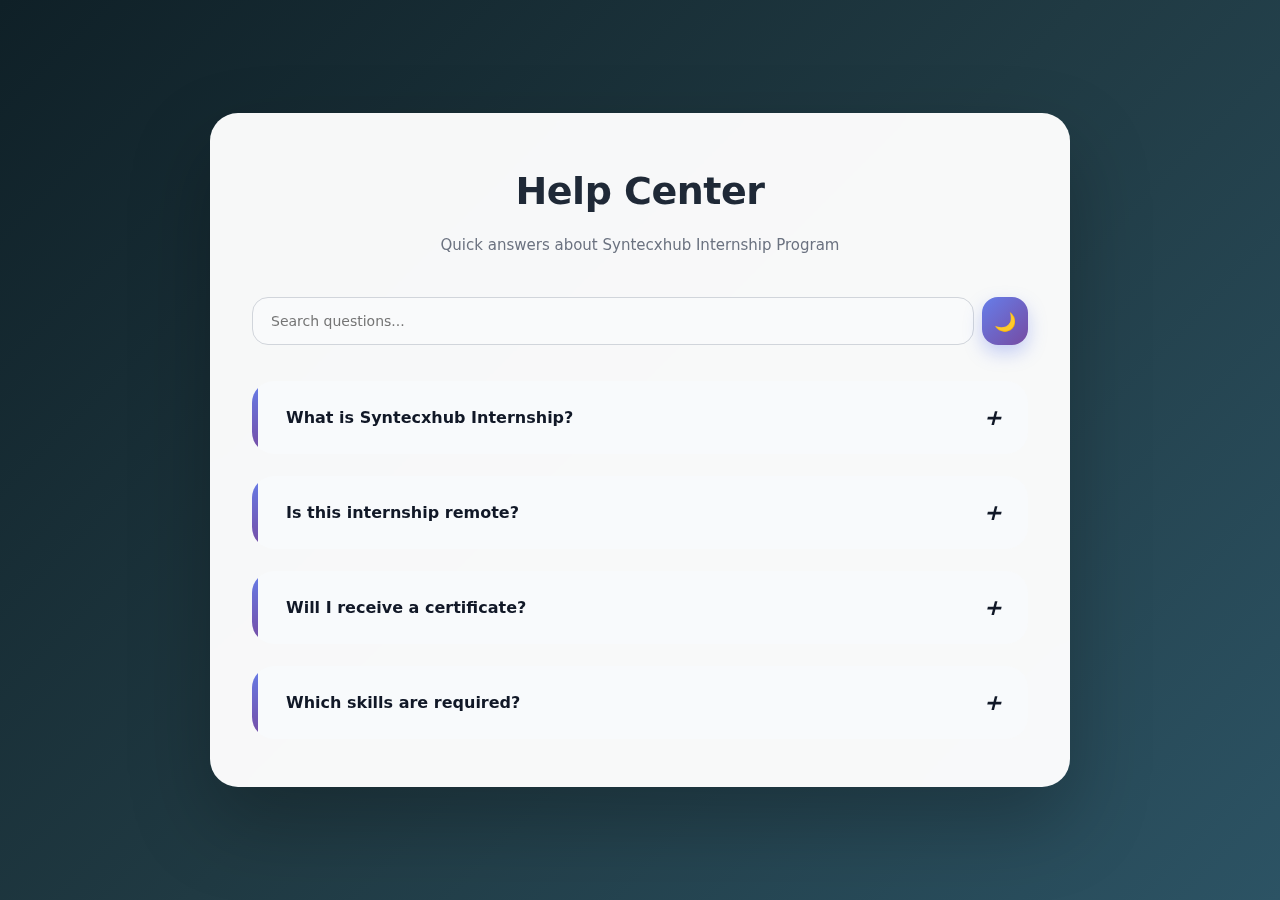
<file: Syntecxhub_FAQ_Accordion/index.html>
<!DOCTYPE html>
<html lang="en">
<head>
  <meta charset="UTF-8" />
  <meta name="viewport" content="width=device-width, initial-scale=1.0" />
  <title>Syntecxhub | Help Center</title>
  <link rel="stylesheet" href="style.css" />
</head>
<body>

  <main class="container">

    <header class="header">
      <h1>Help Center</h1>
      <p>Quick answers about Syntecxhub Internship Program</p>
    </header>

    <div class="controls">
      <input type="text" id="search" placeholder="Search questions..." />
      <button id="themeToggle">🌙</button>
    </div>

    <section class="faq-list">

      <article class="faq-card">
        <button class="faq-title">
          <span>What is Syntecxhub Internship?</span>
          <i>+</i>
        </button>
        <div class="faq-content">
          Syntecxhub offers a practical, project-based internship to help students build real frontend development skills.
        </div>
      </article>

      <article class="faq-card">
        <button class="faq-title">
          <span>Is this internship remote?</span>
          <i>+</i>
        </button>
        <div class="faq-content">
          Yes, the internship is 100% remote and flexible for students.
        </div>
      </article>

      <article class="faq-card">
        <button class="faq-title">
          <span>Will I receive a certificate?</span>
          <i>+</i>
        </button>
        <div class="faq-content">
          Certificates are provided after successful completion of all required tasks and submissions.
        </div>
      </article>

      <article class="faq-card">
        <button class="faq-title">
          <span>Which skills are required?</span>
          <i>+</i>
        </button>
        <div class="faq-content">
          Basic knowledge of HTML, CSS, and JavaScript is enough to start this internship.
        </div>
      </article>

    </section>

  </main>

  <script src="script.js"></script>
</body>
</html>
</file>
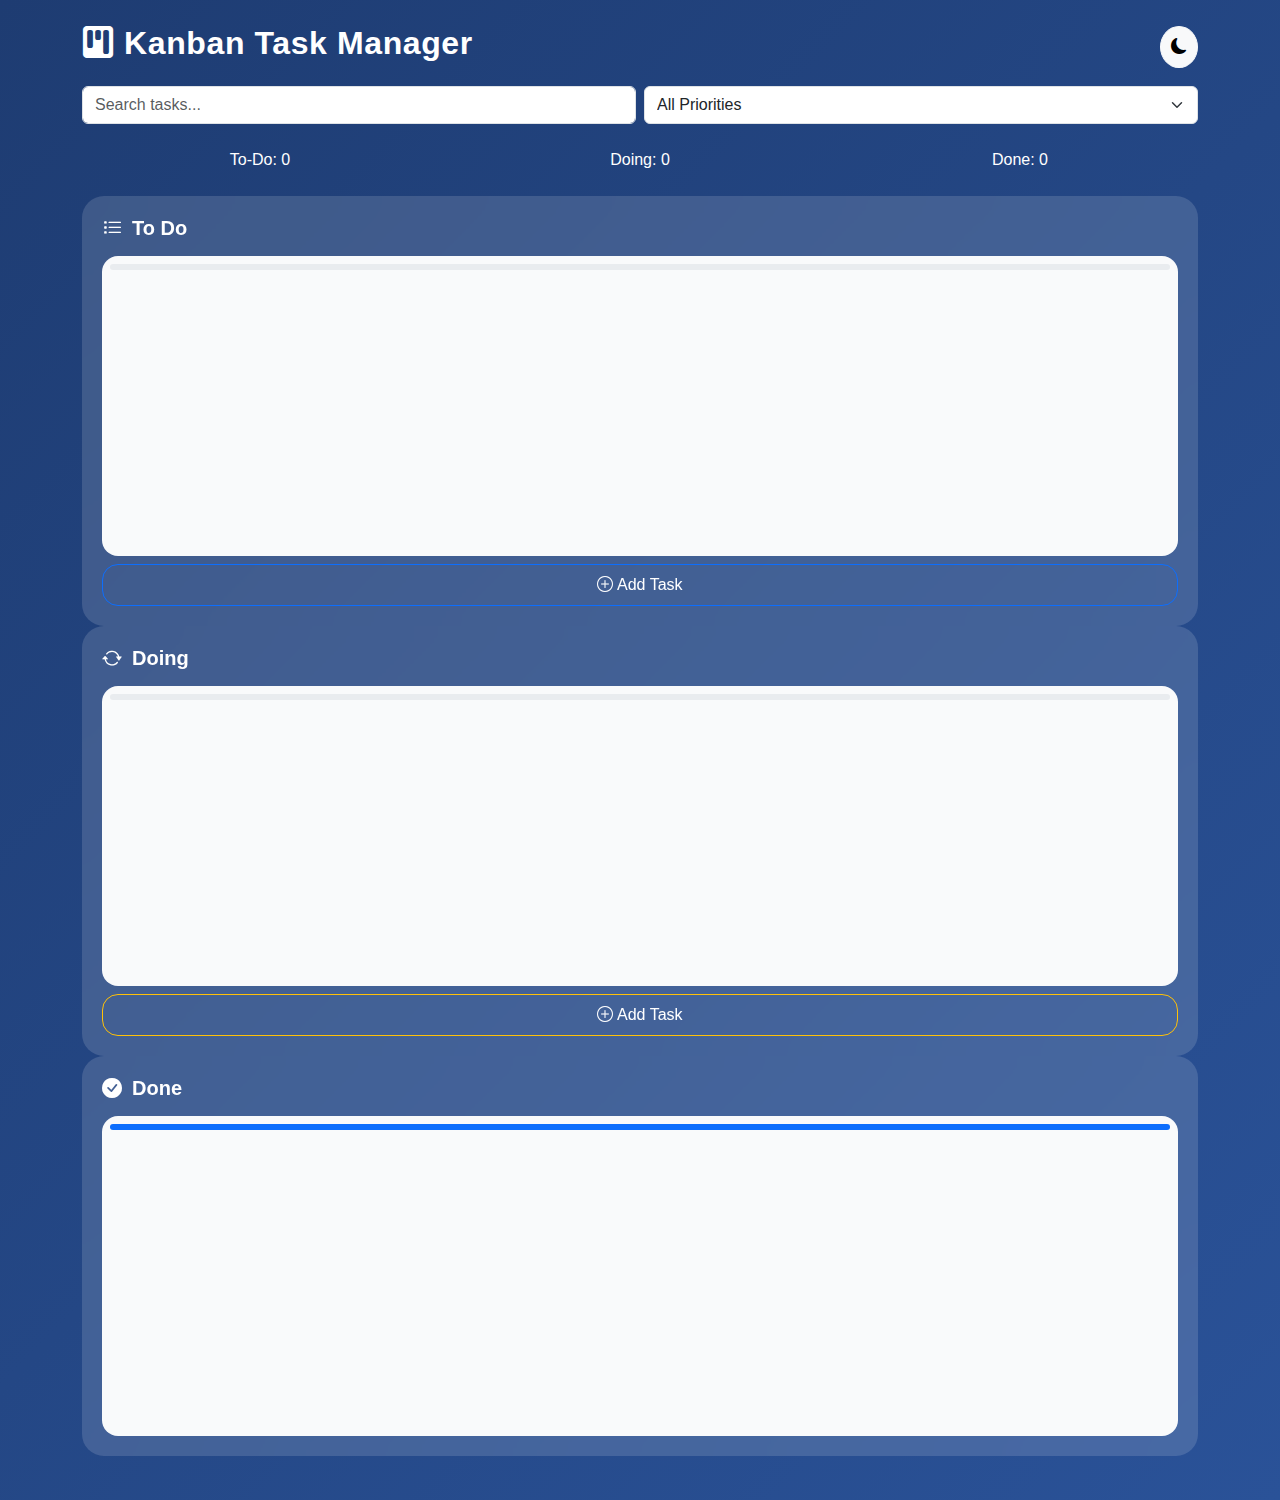
<file: Syntecxhub_Kanban_Board/index.html>
<!DOCTYPE html>
<html lang="en">
<head>
<meta charset="UTF-8">
<title>Kanban Task Manager</title>

<link href="https://cdn.jsdelivr.net/npm/bootstrap@5.3.2/dist/css/bootstrap.min.css" rel="stylesheet">
<link href="https://cdn.jsdelivr.net/npm/bootstrap-icons/font/bootstrap-icons.css" rel="stylesheet">

<link rel="stylesheet" href="style.css">
</head>
<body>

<div class="container py-4">

  <!-- HEADER -->
  <div class="d-flex justify-content-between align-items-center mb-3">
    <h2 class="fw-bold">
      <i class="bi bi-kanban-fill"></i> Kanban Task Manager
    </h2>

    <button class="btn btn-light mode-btn" onclick="toggleMode()">
      <i class="bi bi-moon-fill"></i>
    </button>
  </div>

  <!-- SEARCH & FILTER -->
  <div class="row g-2 mb-4">
    <div class="col-md-6">
      <input type="text" id="searchInput" class="form-control" placeholder="Search tasks...">
    </div>
    <div class="col-md-6">
      <select id="priorityFilter" class="form-select">
        <option value="">All Priorities</option>
        <option value="high">High</option>
        <option value="medium">Medium</option>
        <option value="low">Low</option>
      </select>
    </div>
  </div>

  <!-- COUNTERS -->
  <div class="row text-center mb-4">
    <div class="col">To-Do: <span id="count-todo">0</span></div>
    <div class="col">Doing: <span id="count-doing">0</span></div>
    <div class="col">Done: <span id="count-done">0</span></div>
  </div>

 <!-- BOARD -->
<div class="kanban-wrapper">

  <!-- TO DO -->
  <div class="kanban-column">
    <h5><i class="bi bi-list-task"></i> To Do</h5>
    <div class="task-list" id="todo"></div>
    <button class="btn btn-outline-primary w-100 mt-2" onclick="openModal('todo')">
      <i class="bi bi-plus-circle"></i> Add Task
    </button>
  </div>

  <!-- DOING -->
  <div class="kanban-column">
    <h5><i class="bi bi-arrow-repeat"></i> Doing</h5>
    <div class="task-list" id="doing"></div>
    <button class="btn btn-outline-warning w-100 mt-2" onclick="openModal('doing')">
      <i class="bi bi-plus-circle"></i> Add Task
    </button>
  </div>

  <!-- DONE -->
  <div class="kanban-column">
    <h5><i class="bi bi-check-circle-fill"></i> Done</h5>
    <div class="task-list" id="done"></div>
  </div>

</div>

</div>

<!-- MODAL -->
<div class="modal fade" id="taskModal">
  <div class="modal-dialog">
    <div class="modal-content">
      <div class="modal-header">
        <h5 id="modalTitle">Add Task</h5>
        <button class="btn-close" data-bs-dismiss="modal"></button>
      </div>

      <div class="modal-body">
        <input type="text" id="taskTitle" class="form-control mb-2" placeholder="Task title">
        <input type="date" id="taskDate" class="form-control mb-2">
        <select id="taskPriority" class="form-select mb-2">
          <option value="high">High Priority</option>
          <option value="medium">Medium Priority</option>
          <option value="low">Low Priority</option>
        </select>
      </div>

      <div class="modal-footer">
        <button class="btn btn-secondary" data-bs-dismiss="modal">Cancel</button>
        <button class="btn btn-primary" id="saveBtn">Save</button>
      </div>
    </div>
  </div>
</div>

<script src="https://cdn.jsdelivr.net/npm/bootstrap@5.3.2/dist/js/bootstrap.bundle.min.js"></script>
<script src="script.js"></script>
</body>
</html>
</file>
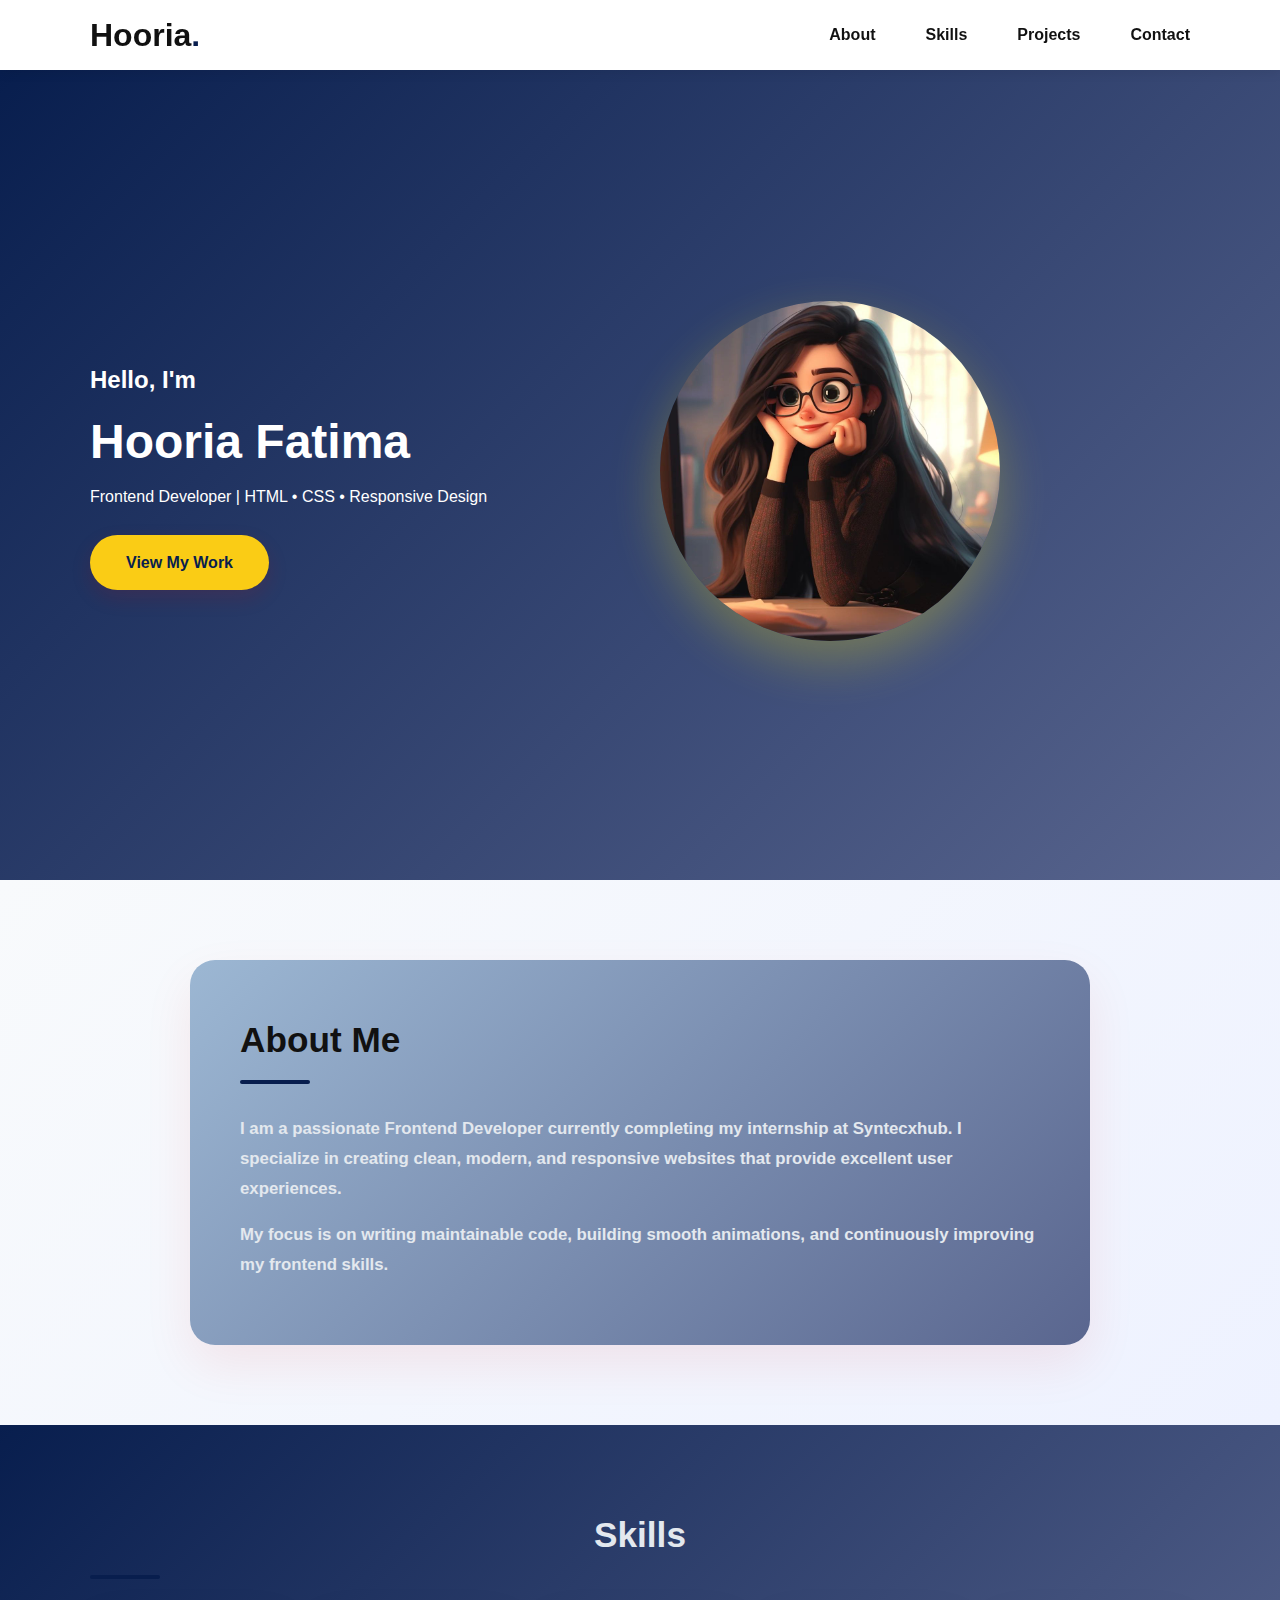
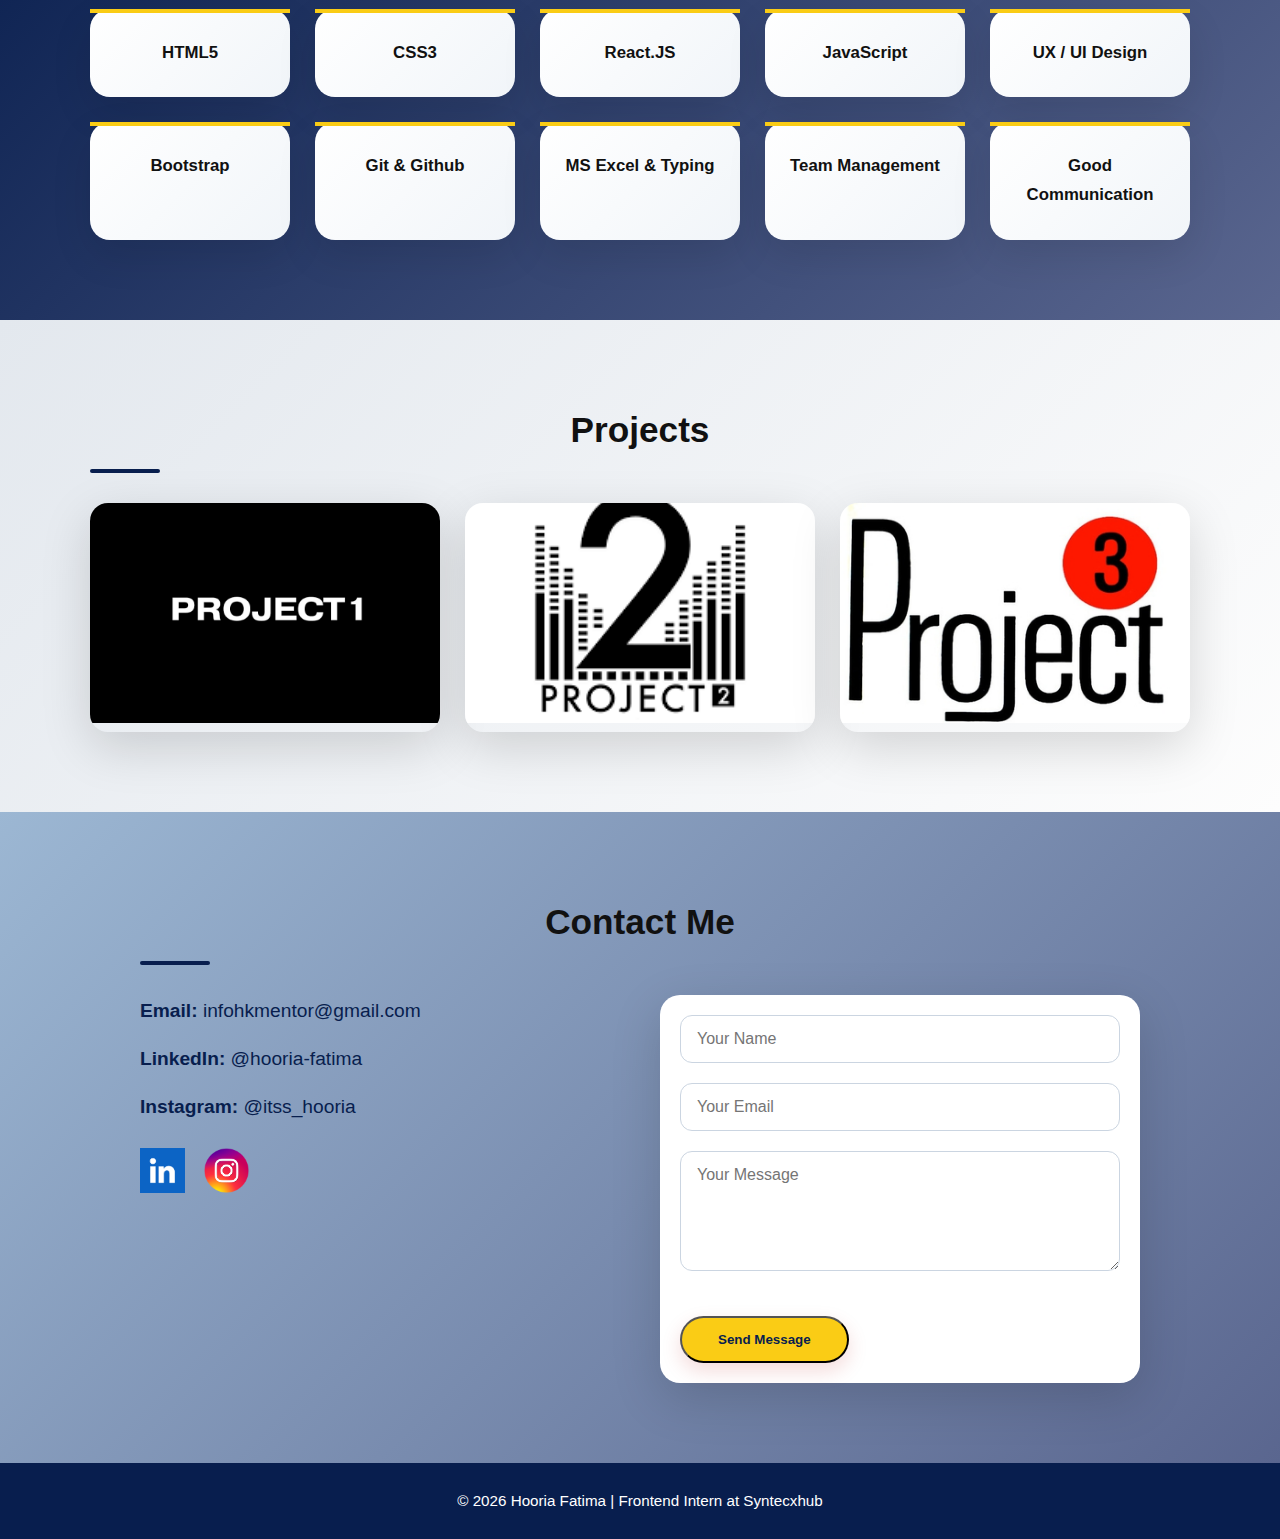
<file: Syntecxhub_Portfolio/index.html>
<!DOCTYPE html>
<html lang="en">
<head>
  <meta charset="UTF-8" />
  <meta name="viewport" content="width=device-width, initial-scale=1.0" />
  <title>Hooria Fatima | Frontend Developer</title>
  <link rel="stylesheet" href="style.css" />
</head>
<body>

<!-- Header -->
<header class="header">
  <div class="container nav">
    <h1 class="logo">Hooria<span>.</span></h1>
    <nav class="nav-links">
      <a href="#about">About</a>
      <a href="#skills">Skills</a>
      <a href="#projects">Projects</a>
      <a href="#contact">Contact</a>
    </nav>
    <div class="menu-toggle">
      <span></span>
      <span></span>
      <span></span>
    </div>
  </div>
</header>


<!-- Hero -->
<section class="hero">
  <div class="container hero-grid">
    <div class="hero-text">
      <h2>Hello, I'm</h2>
      <h1 class="hero-name">Hooria Fatima</h1>
      <p>Frontend Developer | HTML • CSS • Responsive Design</p>
      <a href="#projects" class="primary-btn">View My Work</a>
    </div>
    <div class="hero-image">
      <img src="images/avator.jpg" alt="Hooria Fatima">
    </div>
  </div>
</section>

<!-- About -->
<section id="about" class="section about">
  <div class="container about-box">
    <h2 class="section-title">About Me</h2>
    <p>
      I am a passionate Frontend Developer currently completing my internship at Syntecxhub. I specialize in creating clean, modern, and responsive websites that provide excellent user experiences.
    </p>
    <p>
      My focus is on writing maintainable code, building smooth animations, and continuously improving my frontend skills.
    </p>
  </div>
</section>

<!-- Skills -->
<section id="skills" class="section gray">
  <div class="container">
    <h2 class="section-title center">Skills</h2>
    <div class="skills-grid">
      <div class="skill-card">HTML5</div>
      <div class="skill-card">CSS3</div>
      <div class="skill-card">React.JS</div>
      <div class="skill-card">JavaScript</div>
      <div class="skill-card">UX / UI Design</div>
       <div class="skill-card">Bootstrap</div>
      <div class="skill-card">Git & Github</div>
      <div class="skill-card">MS Excel & Typing</div>
      <div class="skill-card">Team Management</div>
      <div class="skill-card">Good Communication </div>
    </div>
  </div>
</section>

<!-- Projects -->
<section id="projects" class="section">
  <div class="container">
    <h2 class="section-title center">Projects</h2>
    <div class="projects-grid">
      <div class="project-card">
        <img src="images/proj1.jpg" alt="">
        <div class="project-overlay">
          <h3> Mobile Website</h3>
          <a href="https://assignment3byhk.netlify.app/" target="_blank">View Project</a>
        </div>
      </div>
      <div class="project-card">
        <img src="images/proj2.png" alt="">
        <div class="project-overlay">
          <h3>Number Guessing Game</h3>
          <a href="https://number-guess-game-byhk.netlify.app/" target="_blank">View Project</a>
        </div>
      </div>
      <div class="project-card">
        <img src="images/proj3.jpg" alt="">
        <div class="project-overlay">
          <h3>Website </h3>
          <a href="https://hk-website.netlify.app/" target="_blank">View Project</a>
        </div>
      </div>
    </div>
  </div>
</section>

<!-- Contact -->
<section id="contact" class="section gray">
  <div class="container contact-container">
    <h2 class="section-title center">Contact Me</h2>
    <div class="contact-grid">
      <!-- Contact Info -->
      <div class="contact-info">
        <p>Email: <a href="mailto:infohkmentor@gmail.com">infohkmentor@gmail.com</a></p>
        <p>LinkedIn: <a href="https://www.linkedin.com/in/hooria-fatima-54753927b/" target="_blank">@hooria-fatima</a></p>
        <p>Instagram: <a href="https://www.instagram.com/itss_hooria/" target="_blank">@itss_hooria</a></p>
        <div class="social-icons">
          <a href="https://www.linkedin.com/in/hooria-fatima-54753927b/" target="_blank"><img src="images/Inkdn.png" alt="LinkedIn"></a>
          <a href="https://www.instagram.com/itss_hooria/" target="_blank"><img src="images/Instagram.png" alt="Instagram"></a>
        </div>
      </div>

      <!-- Contact Form -->
      <div class="contact-form">
        <form action="#" method="POST">
          <input type="text" name="name" placeholder="Your Name" required>
          <input type="email" name="email" placeholder="Your Email" required>
          <textarea name="message" rows="5" placeholder="Your Message" required></textarea>
          <button type="submit" class="primary-btn">Send Message</button>
        </form>
      </div>
    </div>
  </div>
</section>

<!-- Footer -->
<footer class="footer">
  <p>© 2026 Hooria Fatima | Frontend Intern at Syntecxhub</p>
</footer>

<script>
const menuToggle = document.querySelector('.menu-toggle');
const navLinks = document.querySelector('.nav-links');

menuToggle.addEventListener('click', () => {
  navLinks.classList.toggle('active');
  menuToggle.classList.toggle('active');
});
</script>

</body>
</html>
</file>
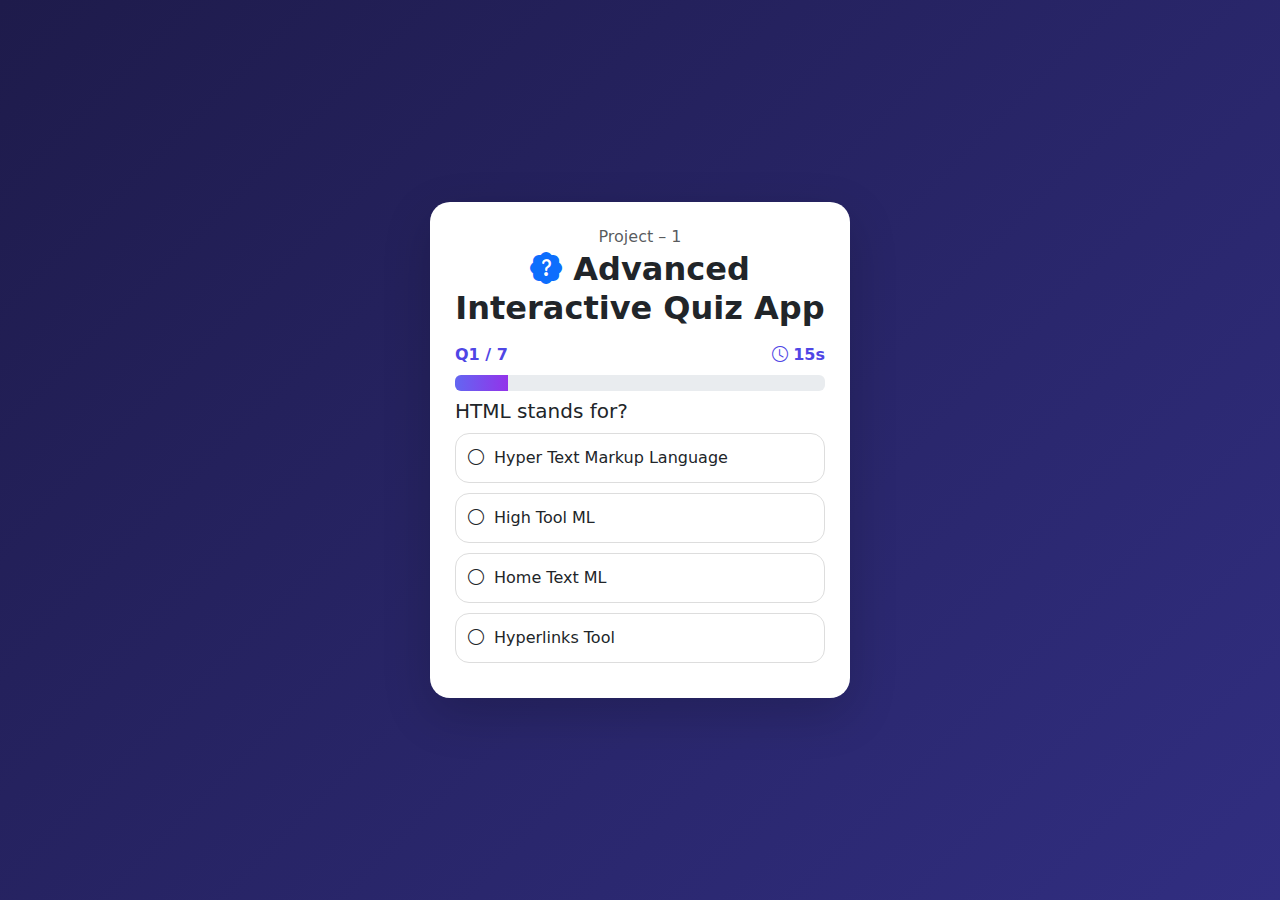
<file: Syntecxhub_Quiz/index.html>
<!DOCTYPE html>
<html lang="en">
<head>
<meta charset="UTF-8">
<title>Advanced Quiz System</title>

<link href="https://cdn.jsdelivr.net/npm/bootstrap@5.3.2/dist/css/bootstrap.min.css" rel="stylesheet">
<link href="https://cdn.jsdelivr.net/npm/bootstrap-icons/font/bootstrap-icons.css" rel="stylesheet">
<link rel="stylesheet" href="style.css">
</head>

<body>

<div class="container vh-100 d-flex align-items-center justify-content-center">
  <div class="quiz-app shadow-lg">

    <!-- 🔹 PROJECT HEADING -->
    <h6 class="text-muted text-center mb-1">
      Project – 1
    </h6>

    <h2 class="text-center fw-bold mb-3">
      <i class="bi bi-patch-question-fill text-primary"></i>
      Advanced Interactive Quiz App
    </h2>

    <!-- 🔹 TOP BAR -->
    <div class="top-bar">
      <span id="qNo">Q1 / 7</span>
      <span id="timer">
        <i class="bi bi-clock"></i> <b>15</b>s
      </span>
    </div>

    <!-- 🔹 PROGRESS -->
    <div class="progress my-2">
      <div id="bar" class="progress-bar"></div>
    </div>

    <!-- 🔹 QUESTION -->
    <h5 id="question"></h5>

    <!-- 🔹 OPTIONS -->
    <div id="choices"></div>

    <!-- 🔹 NEXT BUTTON -->
    <button id="next" class="btn btn-primary w-100 mt-3">
      Next <i class="bi bi-arrow-right"></i>
    </button>

  </div>
</div>

<script src="script.js"></script>
</body>
</html>
</file>
<file: Syntecxhub_Quiz/style.css>
:root{
  --primary:#4f46e5;
  --success:#22c55e;
  --danger:#ef4444;
  --bg:#eef2ff;
}

body{
  background: linear-gradient(135deg,#1e1b4b,#312e81);
}

.quiz-app{
  background:white;
  width:420px;
  padding:25px;
  border-radius:20px;
  animation: enter .5s ease;
}

@keyframes enter{
  from{opacity:0;transform:translateY(30px)}
  to{opacity:1}
}

.top-bar{
  display:flex;
  justify-content:space-between;
  font-weight:600;
  color:var(--primary);
}

.choice{
  border:1px solid #ddd;
  padding:12px;
  border-radius:14px;
  margin:10px 0;
  cursor:pointer;
  display:flex;
  gap:10px;
  transition:.3s;
}

.choice:hover{
  background:#eef2ff;
  transform:scale(1.03);
}

.choice.correct{
  background:var(--success);
  color:white;
  box-shadow:0 0 15px var(--success);
}

.choice.wrong{
  background:var(--danger);
  color:white;
  animation:shake .3s;
}

@keyframes shake{
  0%{transform:translateX(0)}
  50%{transform:translateX(-6px)}
  100%{transform:translateX(6px)}
}

#next{
  display:none;
}

#timer.danger{
  color:var(--danger);
}

.progress-bar{
  background:linear-gradient(to right,#6366f1,#9333ea);
}
</file>
<file: Syntecxhub_FAQ_Accordion/style.css>
/* ================= RESET ================= */
* {
  margin: 0;
  padding: 0;
  box-sizing: border-box;
  font-family: "Inter", system-ui, sans-serif;
  transition: all 0.3s ease;
}

/* ================= BODY ================= */
body {
  min-height: 100vh;
  background: linear-gradient(135deg, #0f2027, #203a43, #2c5364);
  display: flex;
  justify-content: center;
  align-items: center;
  padding: 30px 15px;
  line-height: 1.6;
}

/* ================= CONTAINER ================= */
.container {
  width: 100%;
  max-width: 860px;
  background: rgba(255, 255, 255, 0.97);
  border-radius: 28px;
  padding: 48px 42px;
  box-shadow: 0 35px 80px rgba(0, 0, 0, 0.25);
  backdrop-filter: blur(12px);
}

/* ================= HEADER ================= */
.header {
  text-align: center;
  margin-bottom: 40px;
}

.header h1 {
  font-size: 38px;
  font-weight: 700;
  letter-spacing: -0.5px;
  margin-bottom: 12px;
  color: #1f2937;
}

.header span {
  background: linear-gradient(90deg, #667eea, #764ba2);
  -webkit-background-clip: text;
  -webkit-text-fill-color: transparent;
}

.header p {
  color: #6b7280;
  font-size: 15px;
}

/* ================= CONTROLS ================= */
.controls {
  display: flex;
  gap: 8px;
  margin-bottom: 36px;
}

#search {
  flex: 1;
  padding: 15px 18px;
  border-radius: 16px;
  border: 1px solid #d1d5db;
  font-size: 14px;
  outline: none;
  background: #f9fafb;
}

#search:focus {
  border-color: #667eea;
  box-shadow: 0 0 0 4px rgba(102, 126, 234, 0.15);
}

#themeToggle {
  border: none;
  padding: 0 12px;
  border-radius: 16px;
  font-size: 18px;
  cursor: pointer;
  background: linear-gradient(135deg, #667eea, #764ba2);
  color: #fff;
  box-shadow: 0 8px 18px rgba(102, 126, 234, 0.35);
}

#themeToggle:hover {
  transform: translateY(-2px);
}

/* ================= FAQ LIST ================= */
.faq-list {
  display: flex;
  flex-direction: column;
  gap: 22px;
}

/* ================= FAQ CARD ================= */
.faq-card {
  background: #f8fafc;
  border-radius: 22px;
  padding-left: 8px;
  position: relative;
  overflow: hidden;
  transition: transform 0.35s ease, box-shadow 0.35s ease;
}

.faq-card::before {
  content: "";
  position: absolute;
  left: 0;
  top: 0;
  height: 100%;
  width: 6px;
  background: linear-gradient(180deg, #667eea, #764ba2);
}

.faq-card:hover {
  transform: translateY(-5px);
  box-shadow: 0 15px 35px rgba(0, 0, 0, 0.12);
}

/* ================= QUESTION ================= */
.faq-title {
  width: 100%;
  background: none;
  border: none;
  padding: 24px 26px;
  display: flex;
  justify-content: space-between;
  align-items: center;
  font-size: 16px;
  font-weight: 600;
  color: #111827;
  cursor: pointer;
  transition: color 0.3s;
}

.faq-title:hover {
  color: #6366f1;
}

.faq-title i {
  font-size: 22px;
  transition: transform 0.35s ease, color 0.35s ease;
}

/* ================= ANSWER ================= */
.faq-content {
  max-height: 0;
  overflow: hidden;
  padding: 0 26px;
  color: #4b5563;
  font-size: 14.7px;
  line-height: 1.85;
  transition: all 0.45s ease;
}

/* ================= ACTIVE ================= */
.faq-card.active .faq-content {
  max-height: 260px;
  padding: 0 26px 26px;
}

.faq-card.active .faq-title i {
  transform: rotate(45deg);
  color: #667eea;
}

/* ================= DARK MODE ================= */
body.dark {
  background: linear-gradient(135deg, #020617, #020617);
}

body.dark .container {
  background: #0f172a;
  color: #e5e7eb;
}

body.dark .header h1 {
  color: #f9fafb;
}

body.dark .header p {
  color: #cbd5f5;
}

body.dark #search {
  background: #020617;
  border: 1px solid #334155;
  color: #e5e7eb;
}

body.dark #search::placeholder {
  color: #94a3b8;
}

body.dark .faq-card {
  background: #020617;
}

body.dark .faq-title {
  color: #f9fafb;
}

body.dark .faq-content {
  color: #cbd5f5;
}

/* ================= RESPONSIVE ================= */
@media (max-width: 768px) {
  .container {
    padding: 36px 28px;
  }
  .header h1 {
    font-size: 32px;
  }
  .faq-title {
    font-size: 15px;
  }
}

@media (max-width: 480px) {
  .container {
    padding: 28px 20px;
  }
  .header h1 {
    font-size: 28px;
  }
  .faq-title {
    font-size: 14px;
  }
  #search {
    padding: 12px 14px;
  }
}
</file>
<file: Syntecxhub_Kanban_Board/style.css>
/* GLOBAL RESET */
* { margin:0; padding:0; box-sizing:border-box; font-family:"Inter","Segoe UI",sans-serif; }

/* THEME VARIABLES */
:root{
  --bg-gradient: linear-gradient(135deg,#1e3c72,#2a5298);
  --column-bg: rgba(255,255,255,0.14);
  --text-light:#fff;
  --heading-color:#fff;
  --task-bg-dark:#0f172a;
  --task-text-light:#e5e7eb;
  --badge-color:#f8fafc;
  --btn-text:#fff;
  --btn-hover-shadow:0 6px 18px rgba(0,0,0,0.2);
}

/* BODY */
body {
  background: var(--bg-gradient);
  min-height: 100vh;
  color: var(--text-light);
  transition: background 0.4s ease, color 0.4s ease;
  padding-bottom: 20px;
}

/* HEADINGS */
h2 { letter-spacing:0.6px; font-weight:700; color:var(--heading-color); transition:color .4s ease; }

/* KANBAN COLUMN */
.kanban-column {
  background: var(--column-bg);
  backdrop-filter: blur(16px);
  -webkit-backdrop-filter: blur(16px);
  border-radius:22px;
  padding:20px;
  min-height:400px;
  display:flex;
  flex-direction:column;
  transition:transform .35s ease,box-shadow .35s ease,background .4s ease;
}

.kanban-column:hover {
  transform: translateY(-6px);
  box-shadow:0 28px 50px rgba(0,0,0,0.35);
}

.kanban-column h5 {
  font-weight:600;
  margin-bottom:16px;
  display:flex;
  align-items:center;
  gap:10px;
  color:var(--heading-color);
  transition:color .4s ease;
}

/* TASK LIST */
.task-list {
  flex:1;
  min-height:300px;
  padding:8px;
  border-radius:16px;
  background:#f9fafb;
  overflow-y:auto;
  transition: background .3s ease;
}

.task-list.drag-over { background:#e0f2fe; }

/* TASK CARD */
.task {
  background: var(--task-bg-dark);
  color: var(--task-text-light);
  border-radius:18px;
  padding:16px 18px;
  margin-bottom:16px;
  cursor:grab;
  box-shadow:0 12px 28px rgba(0,0,0,0.38);
  transition: transform .25s ease, box-shadow .25s ease, background .3s ease, color .3s ease;
}
.task:active { cursor:grabbing; }
.task:hover { transform: scale(1.03); box-shadow:0 20px 40px rgba(0,0,0,0.45); }

.task strong { display:block; font-size:16px; font-weight:600; margin-bottom:6px; }
.task small { font-size:12px; color:#9ca3af; }
.task .badge { font-size:11px; padding:5px 10px; border-radius:999px; text-transform:capitalize; font-weight:500; margin-right:5px; }

/* PRIORITY COLORS */
.priority-high { border-left:6px solid #ef4444; }
.priority-medium { border-left:6px solid #f59e0b; }
.priority-low { border-left:6px solid #10b981; }

/* DUE DATE COLORS */
.due-past { color:red; font-weight:600; }
.due-today { color:orange; font-weight:600; }
.due-future { color:green; font-weight:600; }

/* BUTTONS */
.btn-outline-primary, .btn-outline-warning { border-radius:16px; font-weight:500; padding:8px 16px; color:var(--btn-text); transition:all .25s ease, box-shadow .25s ease; }
.btn-outline-primary:hover, .btn-outline-warning:hover { transform:translateY(-2px); box-shadow:var(--btn-hover-shadow); }

/* MODE BUTTON */
.mode-btn { border-radius:50%; padding:8px 10px; transition:all .3s ease; }
.mode-btn:hover { transform: scale(1.1); }

/* MODAL */
.modal-content { border-radius:22px; border:none; box-shadow:0 28px 50px rgba(0,0,0,.45); transition:background .3s ease, color .3s ease; }
.modal-header h5 { font-weight:600; }
.modal-body input, .modal-body select { border-radius:14px; padding:10px; transition:all .3s ease; }

/* LIGHT MODE */
.light-mode {
  --bg-gradient: linear-gradient(135deg,#6e84bb,#438cc3);
  --column-bg:#ffffff;
  --text-light:#111827;
  --heading-color:#111827;
  --task-bg-dark:#e2e8f0;
  --task-text-light:#111827;
  --badge-color:#111827;
  --btn-text:#111827;
}

/* RESPONSIVE */
@media (max-width: 992px){
  .row.g-4 { flex-wrap:wrap; gap:20px; }
  .col-md-4 { flex:1 1 100%; max-width:100%; }
  .kanban-column { min-height:300px; }
}

@media (max-width: 576px){
  .task-list { min-height:200px; padding:6px; }
  .task { padding:12px 14px; }
}
/* GLOBAL RESET */
* { margin:0; padding:0; box-sizing:border-box; font-family:"Inter","Segoe UI",sans-serif; }

/* THEME VARIABLES */
:root{
  --bg-gradient: linear-gradient(135deg,#1e3c72,#2a5298);
  --column-bg: rgba(255,255,255,0.14);
  --text-light:#fff;
  --heading-color:#fff;
  --task-bg-dark:#0f172a;
  --task-text-light:#e5e7eb;
  --badge-color:#f8fafc;
  --btn-text:#fff;
  --btn-hover-shadow:0 6px 18px rgba(0,0,0,0.2);
}

/* BODY */
body {
  background: var(--bg-gradient);
  min-height: 100vh;
  color: var(--text-light);
  transition: background 0.4s ease, color 0.4s ease;
  padding-bottom: 20px;
}

/* HEADINGS */
h2 { letter-spacing:0.6px; font-weight:700; color:var(--heading-color); transition:color .4s ease; }

/* KANBAN COLUMN */
.kanban-column {
  background: var(--column-bg);
  backdrop-filter: blur(16px);
  -webkit-backdrop-filter: blur(16px);
  border-radius:22px;
  padding:20px;
  min-height:400px;
  display:flex;
  flex-direction:column;
  transition:transform .35s ease,box-shadow .35s ease,background .4s ease;
}

.kanban-column:hover {
  transform: translateY(-6px);
  box-shadow:0 28px 50px rgba(0,0,0,0.35);
}

.kanban-column h5 {
  font-weight:600;
  margin-bottom:16px;
  display:flex;
  align-items:center;
  gap:10px;
  color:var(--heading-color);
  transition:color .4s ease;
}

/* TASK LIST */
.task-list {
  flex:1;
  min-height:300px;
  padding:8px;
  border-radius:16px;
  background:#f9fafb;
  overflow-y:auto;
  transition: background .3s ease;
}

.task-list.drag-over { background:#e0f2fe; }

/* TASK CARD */
.task {
  background: var(--task-bg-dark);
  color: var(--task-text-light);
  border-radius:18px;
  padding:16px 18px;
  margin-bottom:16px;
  cursor:grab;
  box-shadow:0 12px 28px rgba(0,0,0,0.38);
  transition: transform .25s ease, box-shadow .25s ease, background .3s ease, color .3s ease;
}
.task:active { cursor:grabbing; }
.task:hover { transform: scale(1.03); box-shadow:0 20px 40px rgba(0,0,0,0.45); }

.task strong { display:block; font-size:16px; font-weight:600; margin-bottom:6px; }
.task small { font-size:12px; color:#9ca3af; }
.task .badge { font-size:11px; padding:5px 10px; border-radius:999px; text-transform:capitalize; font-weight:500; margin-right:5px; }

/* PRIORITY COLORS */
.priority-high { border-left:6px solid #ef4444; }
.priority-medium { border-left:6px solid #f59e0b; }
.priority-low { border-left:6px solid #10b981; }

/* DUE DATE COLORS */
.due-past { color:red; font-weight:600; }
.due-today { color:orange; font-weight:600; }
.due-future { color:green; font-weight:600; }

/* BUTTONS */
.btn-outline-primary, .btn-outline-warning { border-radius:16px; font-weight:500; padding:8px 16px; color:var(--btn-text); transition:all .25s ease, box-shadow .25s ease; }
.btn-outline-primary:hover, .btn-outline-warning:hover { transform:translateY(-2px); box-shadow:var(--btn-hover-shadow); }

/* MODE BUTTON */
.mode-btn { border-radius:50%; padding:8px 10px; transition:all .3s ease; }
.mode-btn:hover { transform: scale(1.1); }

/* MODAL */
.modal-content { border-radius:22px; border:none; box-shadow:0 28px 50px rgba(0,0,0,.45); transition:background .3s ease, color .3s ease; }
.modal-header h5 { font-weight:600; }
.modal-body input, .modal-body select { border-radius:14px; padding:10px; transition:all .3s ease; }

/* LIGHT MODE */
.light-mode {
  --bg-gradient: linear-gradient(135deg,#6e84bb,#438cc3);
  --column-bg:#ffffff;
  --text-light:#111827;
  --heading-color:#111827;
  --task-bg-dark:#e2e8f0;
  --task-text-light:#111827;
  --badge-color:#111827;
  --btn-text:#111827;
}

/* RESPONSIVE */
@media (max-width: 992px){
  .row.g-4 { flex-wrap:wrap; gap:20px; }
  .col-md-4 { flex:1 1 100%; max-width:100%; }
  .kanban-column { min-height:300px; }
}

@media (max-width: 576px){
  .task-list { min-height:200px; padding:6px; }
  .task { padding:12px 14px; }
}
</file>
<file: Syntecxhub_Portfolio/style.css>
:root {
  --primary: #081e4e;
  --accent: #facc15;
  --dark: #111111;
  --light: #9cb7d3;
  --gray: #e3e8ee;
}

/* Reset */
* {
  margin: 0;
  padding: 0;
  box-sizing: border-box;
  font-family: "Segoe UI", sans-serif;
}

body {
  background: var(--light);
  color: var(--dark);
  line-height: 1.7;
}

/* Utilities */
.container {
  width: 90%;
  max-width: 1100px;
  margin: auto;
}

.section {
  padding: 80px 0;
}

.gray {
  background: linear-gradient(135deg, var(--primary), #5a668f);
}

.center {
  text-align: center;
}

.section-title {
  font-size: 2.2rem;
  margin-bottom: 30px;
  position: relative;
}

.section-title::after {
  content: "";
  width: 70px;
  height: 4px;
  background: var(--primary);
  display: block;
  margin-top: 10px;
  border-radius: 10px;
}

/* Header */
.header {
  position: sticky;
  top: 0;
  background: #fff;
  box-shadow: 0 2px 12px rgba(0,0,0,0.08);
  z-index: 100;
}
/* Menu Toggle (Hamburger) */
.menu-toggle {
  display: none;
  flex-direction: column;
  justify-content: space-between;
  width: 28px;
  height: 22px;
  cursor: pointer;
}

.menu-toggle span {
  display: block;
  height: 3px;
  width: 100%;
  background: var(--primary);
  border-radius: 2px;
  transition: all 0.3s;
}

/* Mobile Menu Animation */
.nav-links {
  display: flex;
  gap: 25px;
}

.nav-links.active {
  display: flex;
  flex-direction: column;
  position: absolute;
  top: 70px;
  left: 0;
  width: 100%;
  background: rgb(198, 20, 20);
  box-shadow: 0 15px 40px rgba(0,0,0,0.1);
  padding: 20px 0;
  animation: slideDown 0.4s ease forwards;
  z-index: 99;
}

@keyframes slideDown {
  0% { opacity: 0; transform: translateY(-20px); }
  100% { opacity: 1; transform: translateY(0); }
}

/* Hamburger Active Animation */
.menu-toggle.active span:nth-child(1) {
  transform: rotate(45deg) translate(5px, 5px);
}

.menu-toggle.active span:nth-child(2) {
  opacity: 0;
}

.menu-toggle.active span:nth-child(3) {
  transform: rotate(-45deg) translate(6px, -6px);
}

/* Responsive */
@media (max-width: 768px) {
  .menu-toggle {
    display: flex;
  }

  .nav-links {
    display: none;
  }
}

.nav {
  display: flex;
  justify-content: space-between;
  align-items: center;
  height: 70px;
}

.logo span {
  color: var(--primary);
  transition: transform 0.3s;
}

.logo span:hover {
  transform: scale(1.2);
}

nav a {
  margin-left: 25px;
  text-decoration: none;
  color: var(--dark);
  font-weight: 500;
  transition: all 0.3s;
  font-weight: bold;
}

nav a:hover {
  color: var(--accent);
  transform: translateY(-2px);
}

/* Hero */
.hero {
  background: linear-gradient(135deg, var(--primary), #5a668f);
  color: white;
  min-height: 90vh;
  display: flex;
  align-items: center;
}

.hero-grid {
  display: grid;
  grid-template-columns: 1fr 1fr;
  gap: 40px;
  align-items: center;
}

.hero-name {
  font-size: 3rem;
  font-weight: 700;
  position: relative;
  transition: all 0.4s;
}

.hero-name:hover {
  color: var(--accent);
}

.hero-image img {
  width: 100%;
  max-width: 340px;
  border-radius: 50%;
  box-shadow: 0 20px 50px rgba(241, 222, 11, 0.3);
  transition: transform 0.5s, box-shadow 0.5s;
}

.hero-image img:hover {
  transform: scale(1.08) rotate(-3deg);
  box-shadow: 0 25px 60px rgba(219, 182, 17, 0.35);
}

.primary-btn {
  display: inline-block;
  margin-top: 25px;
  padding: 14px 36px;
  background: var(--accent);
  color: var(--primary);
  border-radius: 50px;
  text-decoration: none;
  font-weight: 600;
  box-shadow: 0 8px 20px rgba(179, 12, 12, 0.15);
  transition: all 0.3s;
}

.primary-btn:hover {
  background: #e0e7ff;
  transform: translateY(-4px) scale(1.05);
  box-shadow: 0 12px 30px rgba(0,0,0,0.2);
}

/* About */
.about {
  background: linear-gradient(135deg, #f8fafc, #eef2ff);
}

.about-box {
  background: linear-gradient(135deg, var(--light), #5a668f);
  padding: 50px;
  border-radius: 25px;
  box-shadow: 0 20px 50px rgba(222, 11, 11, 0.08);
  max-width: 900px;
  margin: auto;
  transition: transform 0.4s, box-shadow 0.4s;
}

.about-box:hover {
  transform: translateY(-5px);
  box-shadow: 0 25px 60px rgba(228, 6, 6, 0.15);
}

.about-box p {
  font-size: 1.05rem;
  color: var(--gray);
  margin-bottom: 15px;
  line-height: 1.8;
  font-weight: bold;
}

/* Skills */
.skills-grid {
  display: grid;
  grid-template-columns: repeat(auto-fit, minmax(180px, 1fr));
  gap: 25px;
  
}
#skills h2{
    color: var(--gray);
}
.skill-card {
  background: linear-gradient(135deg, #ffffff, #f1f5f9);
  padding: 30px 20px;
  border-radius: 20px;
  text-align: center;
  font-weight: 600;
  font-size: 1.05rem;
  color: var(--dark);
  box-shadow: 0 15px 40px rgba(0,0,0,0.1);
  transition: all 0.4s;
  position: relative;
}

.skill-card::before {
  content: "";
  position: absolute;
  width: 100%;
  height: 4px;
  background: var(--accent);
  top: 0;
  left: 0;
}

.skill-card:hover {
  transform: translateY(-12px) scale(1.05);
  box-shadow: 0 30px 70px rgba(179, 5, 5, 0.84);
}

/* Projects */
#projects{
      background: linear-gradient(135deg, var(--gray), #fdfdfd);

}
.projects-grid {
  display: grid;
  grid-template-columns: repeat(auto-fit, minmax(280px, 1fr));
  gap: 25px;
}

.project-card {
  position: relative;
  border-radius: 18px;
  overflow: hidden;
  box-shadow: 0 15px 50px rgba(0,0,0,0.15);
  transition: transform 0.4s;
}

.project-card:hover {
  transform: translateY(-8px) scale(1.02);
}

.project-card img {
  width: 100%;
  height: 220px;
  object-fit: cover;
  transition: transform 0.5s, filter 0.5s;
}

.project-card:hover img {
  transform: scale(1.1) rotate(-1deg);
  filter: brightness(0.8);
}

.project-overlay {
  position: absolute;
  inset: 0;
  background: var(--accent);
  color: var(--primary);
  display: flex;
  flex-direction: column;
  justify-content: center;
  align-items: center;
  opacity: 0;
  transition: opacity 0.5s;
}

.project-card:hover .project-overlay {
  opacity: 1;
}

.project-overlay h3 {
  font-size: 1.3rem;
  font-weight: 600;
  margin-bottom: 10px;
}

.project-overlay a {
  margin-top: 10px;
  color: #044da7;
  text-decoration: underline;
  font-weight: 500;
}

/* Contact */

#contact{
      background: linear-gradient(135deg, var(--light), #5a668f);

}
.contact-container {
  max-width: 1000px;
}


.contact-grid {
  display: grid;
  grid-template-columns: 1fr 1fr;
  gap: 40px;
  align-items: flex-start;
}

.contact-info p {
  font-size: 1.2rem;
  margin-bottom: 15px;
  color: var(--primary);
  font-weight: bold;
}

.contact-info a {
  color: var(--primary);
  text-decoration: none;
  font-weight: 500;
}

.contact-info a:hover {
  text-decoration: underline;
}

.social-icons {
  margin-top: 25px;
}

.social-icons a {
  display: inline-block;
  margin-right: 15px;
  transition: transform 0.3s;
}

.social-icons a img {
  width: 45px;
  height: 45px;
}

.social-icons a:hover {
  transform: scale(1.15) rotate(-5deg);
}

/* Contact Form */
.contact-form form {
  background: white;
  padding: 20px;
  border-radius: 20px;
  box-shadow: 0 15px 50px rgba(0,0,0,0.15);
  display: flex;
  flex-direction: column;
  transition: transform 0.3s, box-shadow 0.3s;
}

.contact-form form:hover {
  transform: translateY(-5px);
  box-shadow: 0 25px 60px rgba(0,0,0,0.2);
}

.contact-form input,
.contact-form textarea {
  padding: 14px 16px;
  margin-bottom: 20px;
  border: 1px solid #cbd5e1;
  border-radius: 12px;
  font-size: 1rem;
  transition: border 0.3s, box-shadow 0.3s;
}

.contact-form input:focus,
.contact-form textarea:focus {
  border-color: var(--primary);
  box-shadow: 0 0 10px rgba(37,99,235,0.3);
  outline: none;
}

.contact-form button.primary-btn {
  align-self: flex-start;
  padding: 14px 36px;
  font-weight: 600;
}

.contact-form button.primary-btn:hover {
  transform: translateY(-4px) scale(1.05);
  box-shadow: 0 12px 30px rgba(0,0,0,0.2);
}

/* Footer */
.footer {
  background: var(--primary);
  color: white;
  text-align: center;
  padding: 25px 0;
  font-size: 0.95rem;
}

/* Responsive */
@media (max-width: 992px) {
  .hero-grid {
    grid-template-columns: 1fr;
    text-align: center;
  }

  .about-box {
    padding: 35px 25px;
  }

  .hero-name {
    font-size: 2.5rem;
  }
}

@media (max-width: 768px) {
  .skills-grid {
    grid-template-columns: repeat(auto-fit, minmax(140px, 1fr));
  }

  .project-card img {
    height: 200px;
  }

  .contact-grid {
    grid-template-columns: 1fr;
  }

  .social-icons a img {
    width: 30px;
    height: 30px;
  }
}
</file>
